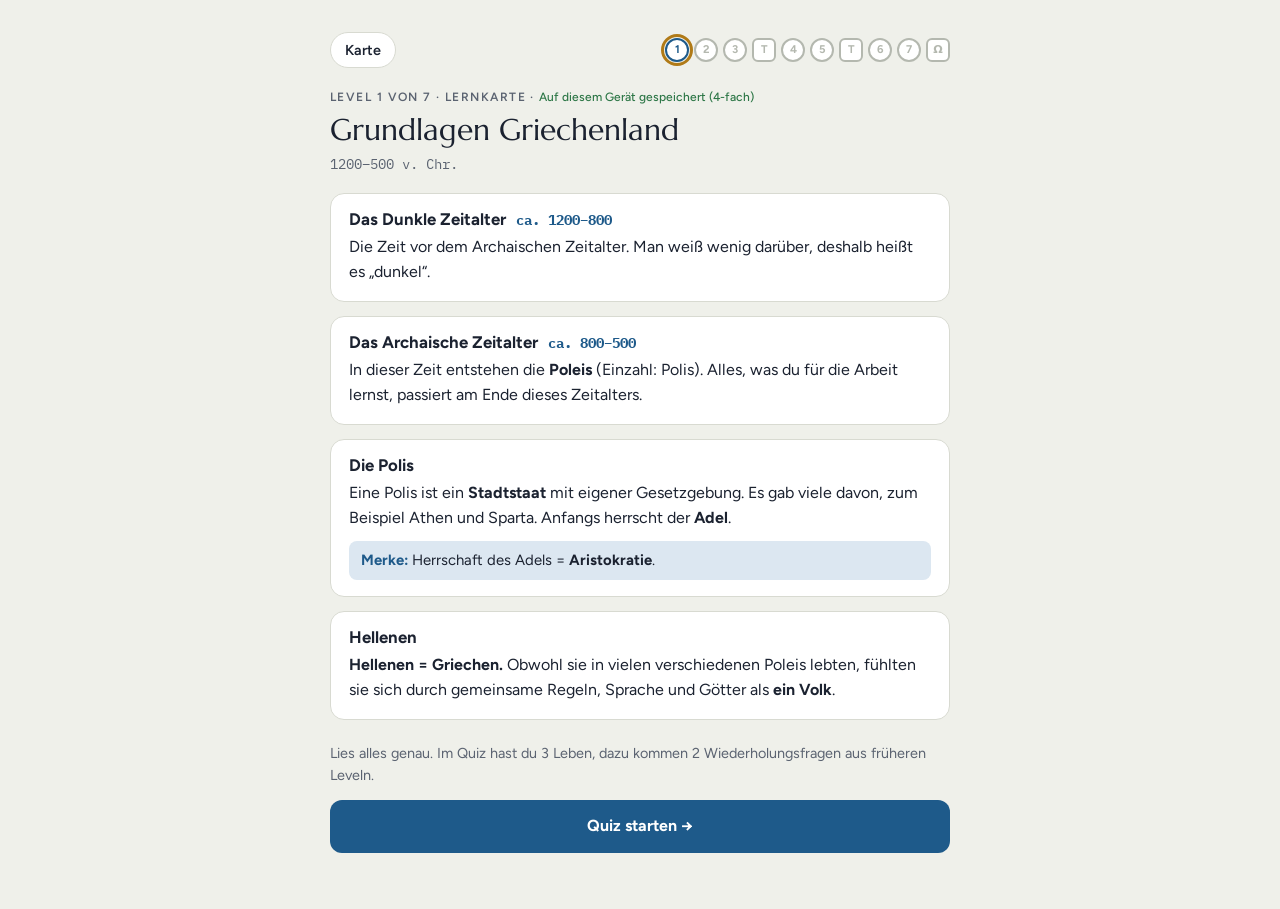
<file: index.html>
<!doctype html>
<html lang="de">
<head>
<meta charset="utf-8">
<meta name="viewport" content="width=device-width, initial-scale=1">
<title>Athen-Lernpfad</title>
<meta http-equiv="refresh" content="0; url=athen/">
<link rel="canonical" href="athen/">
</head>
<body>
<p><a href="athen/">Zum Athen-Lernpfad</a></p>
<script>location.replace("athen/");</script>
</body>
</html>
</file>
